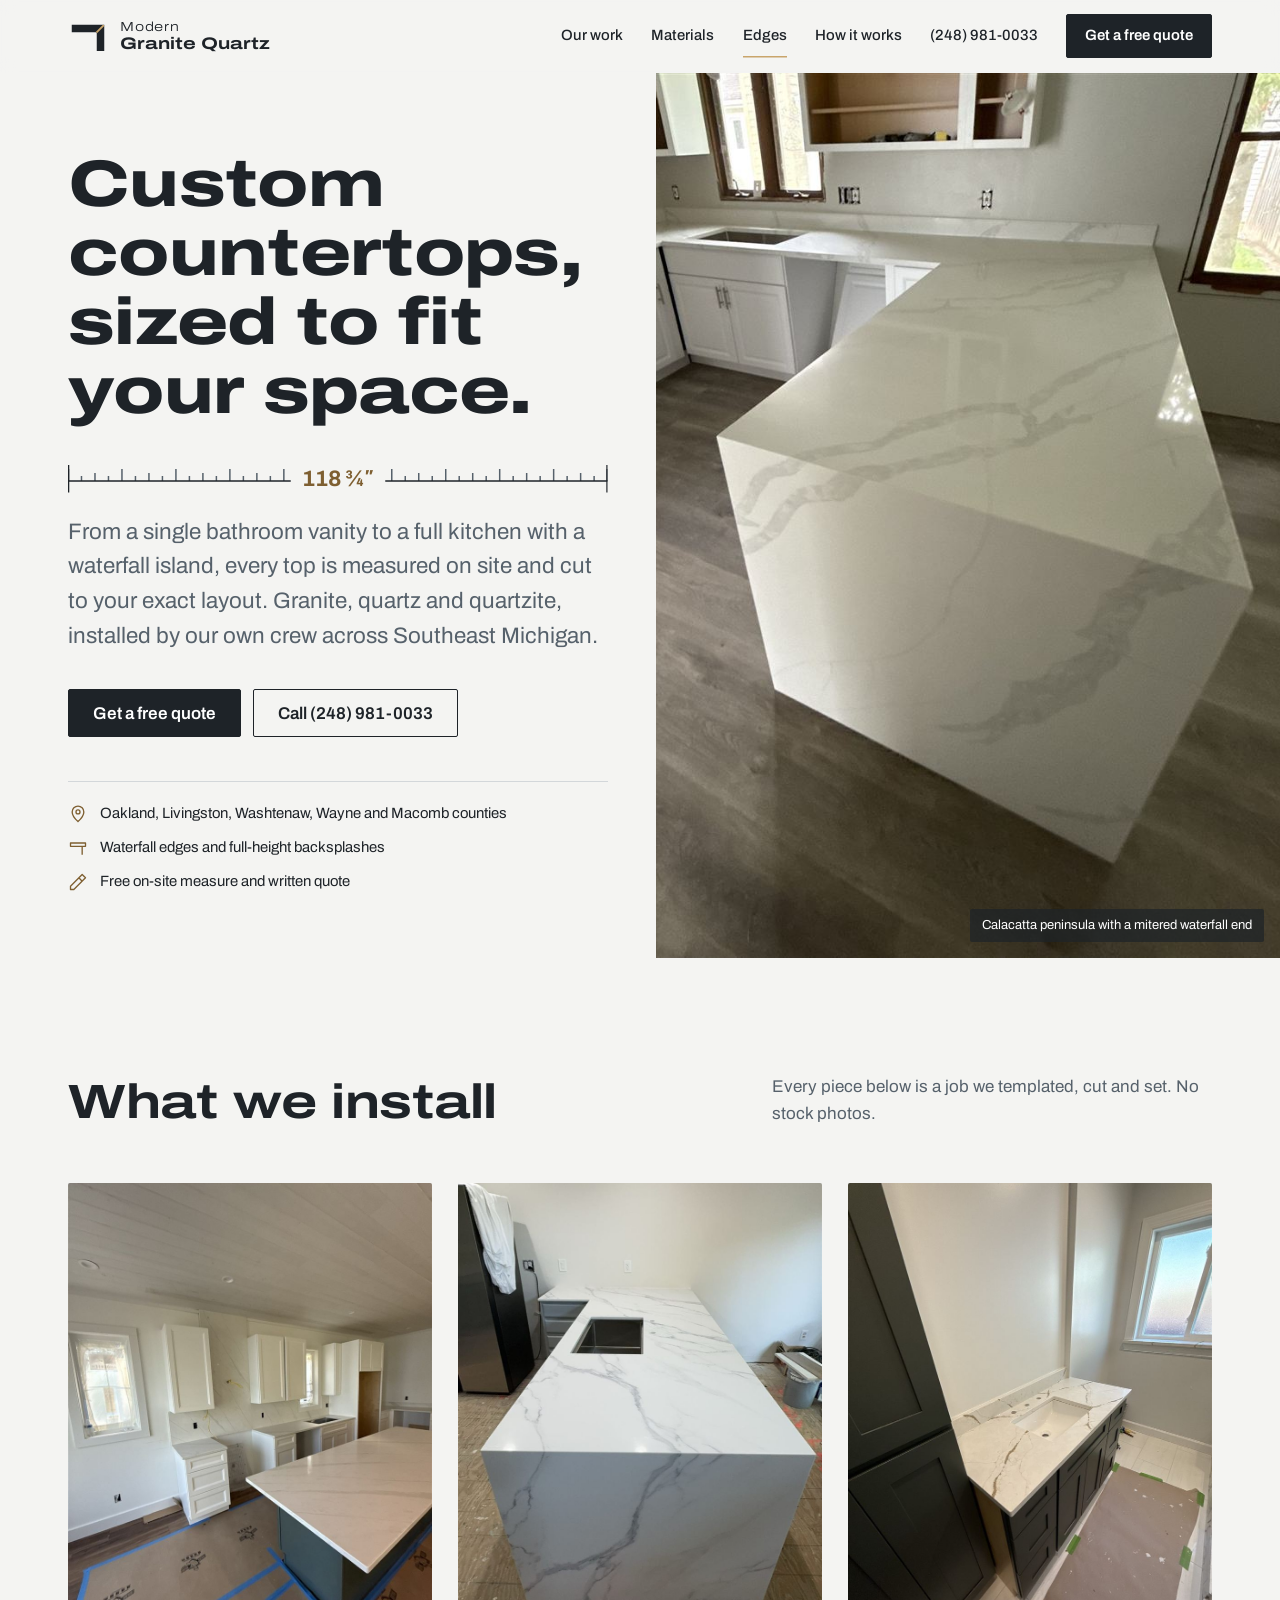
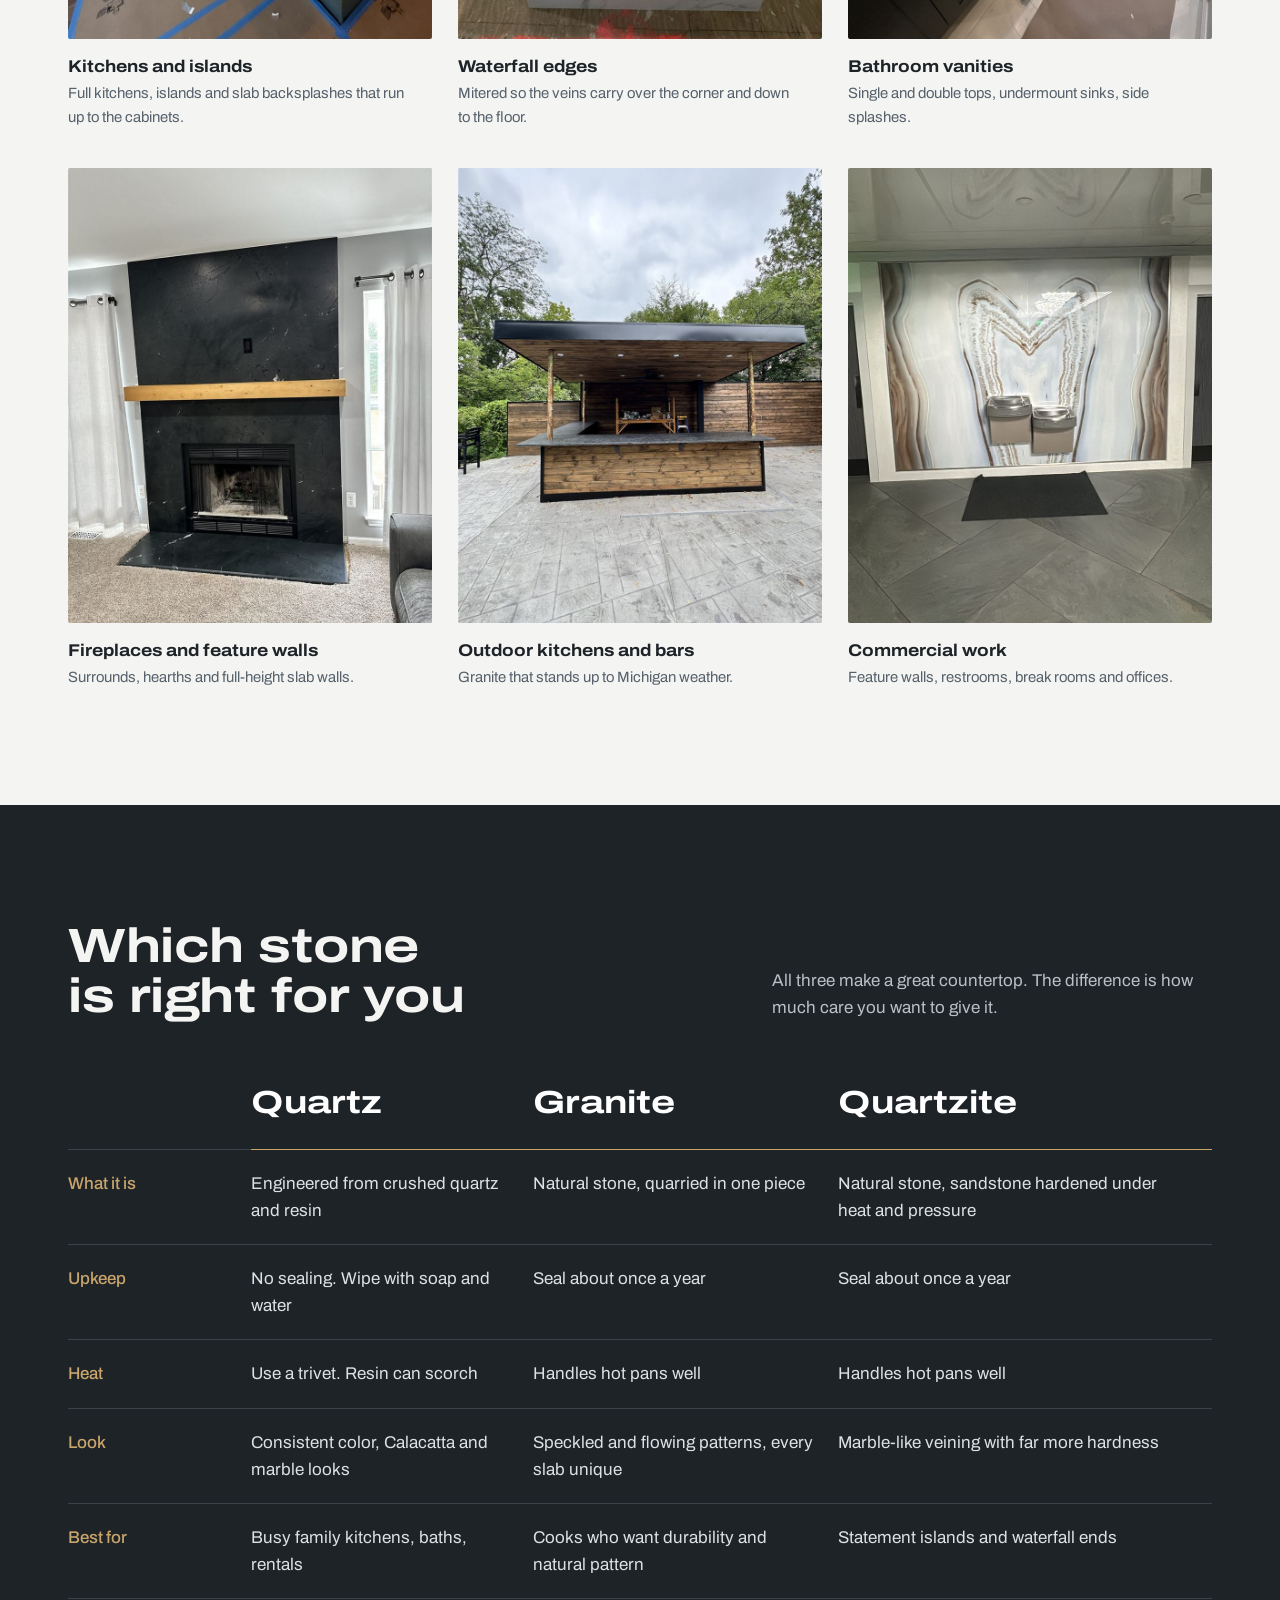
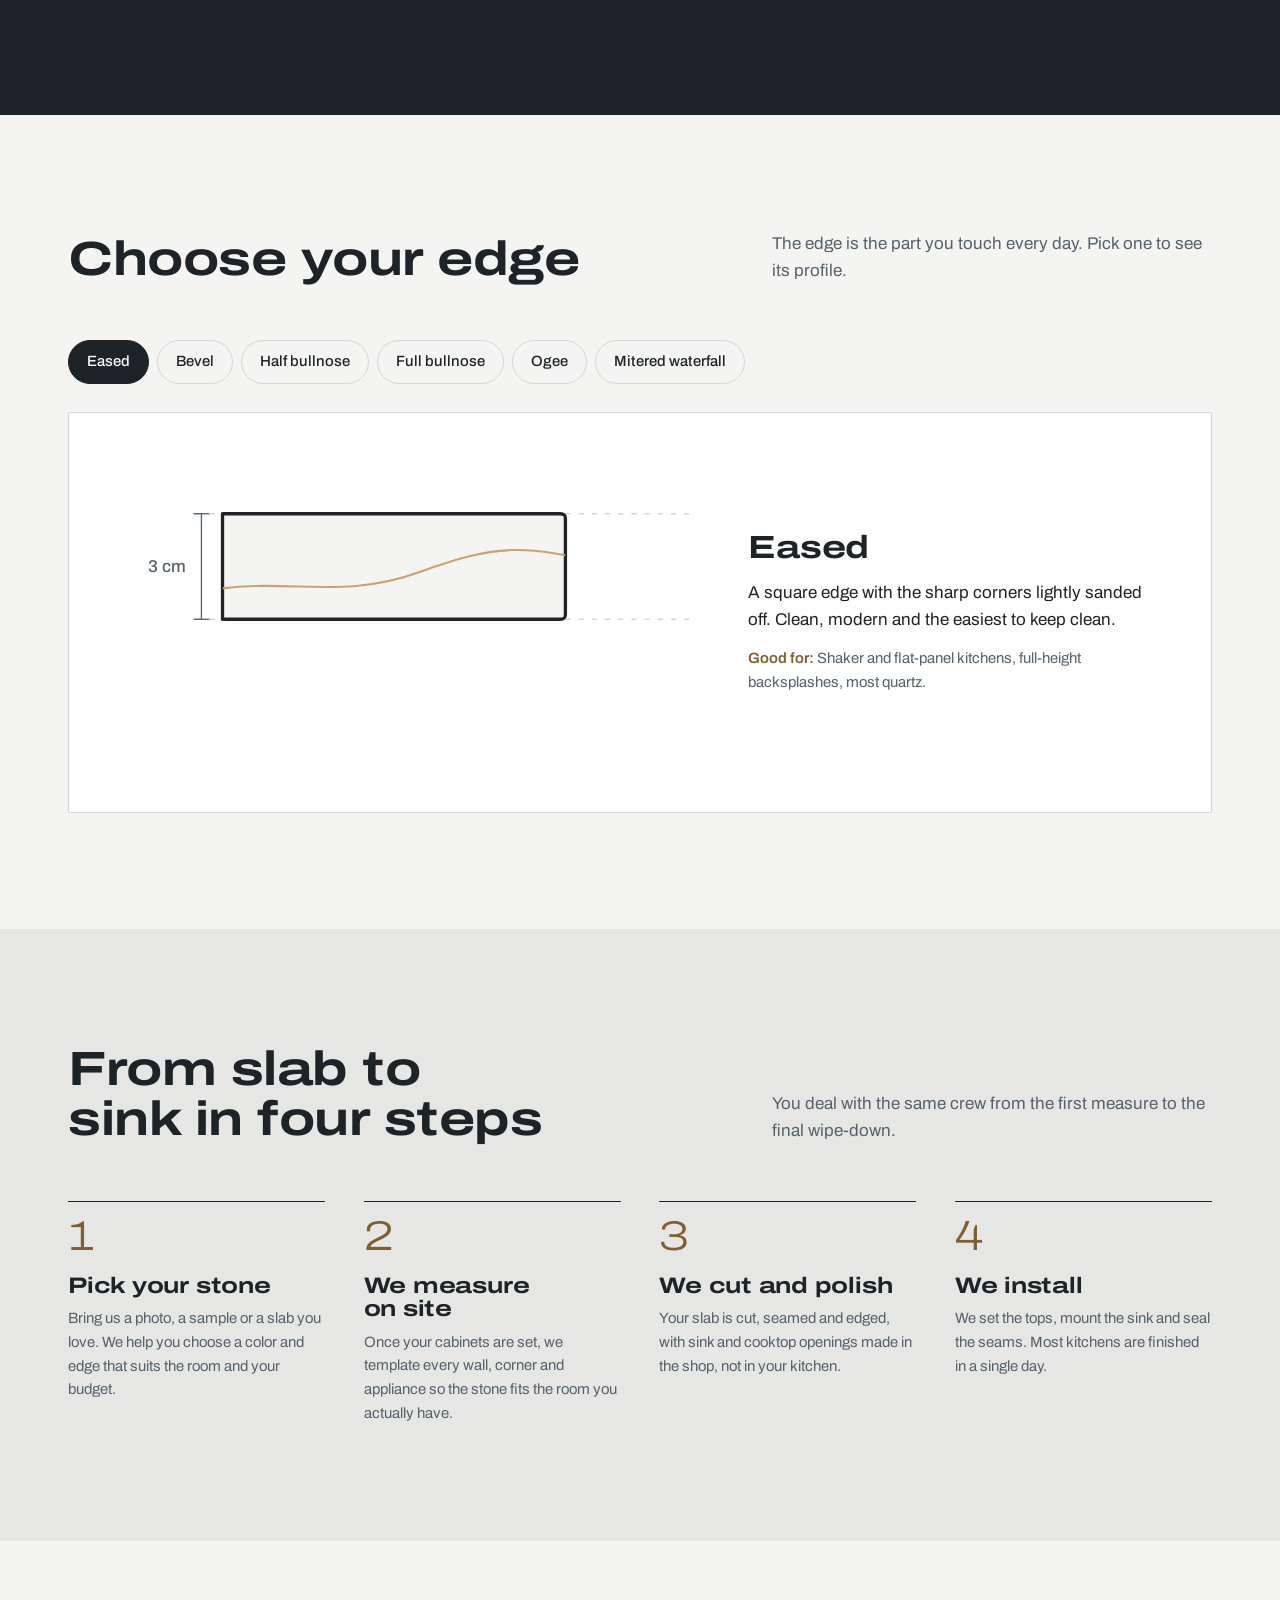
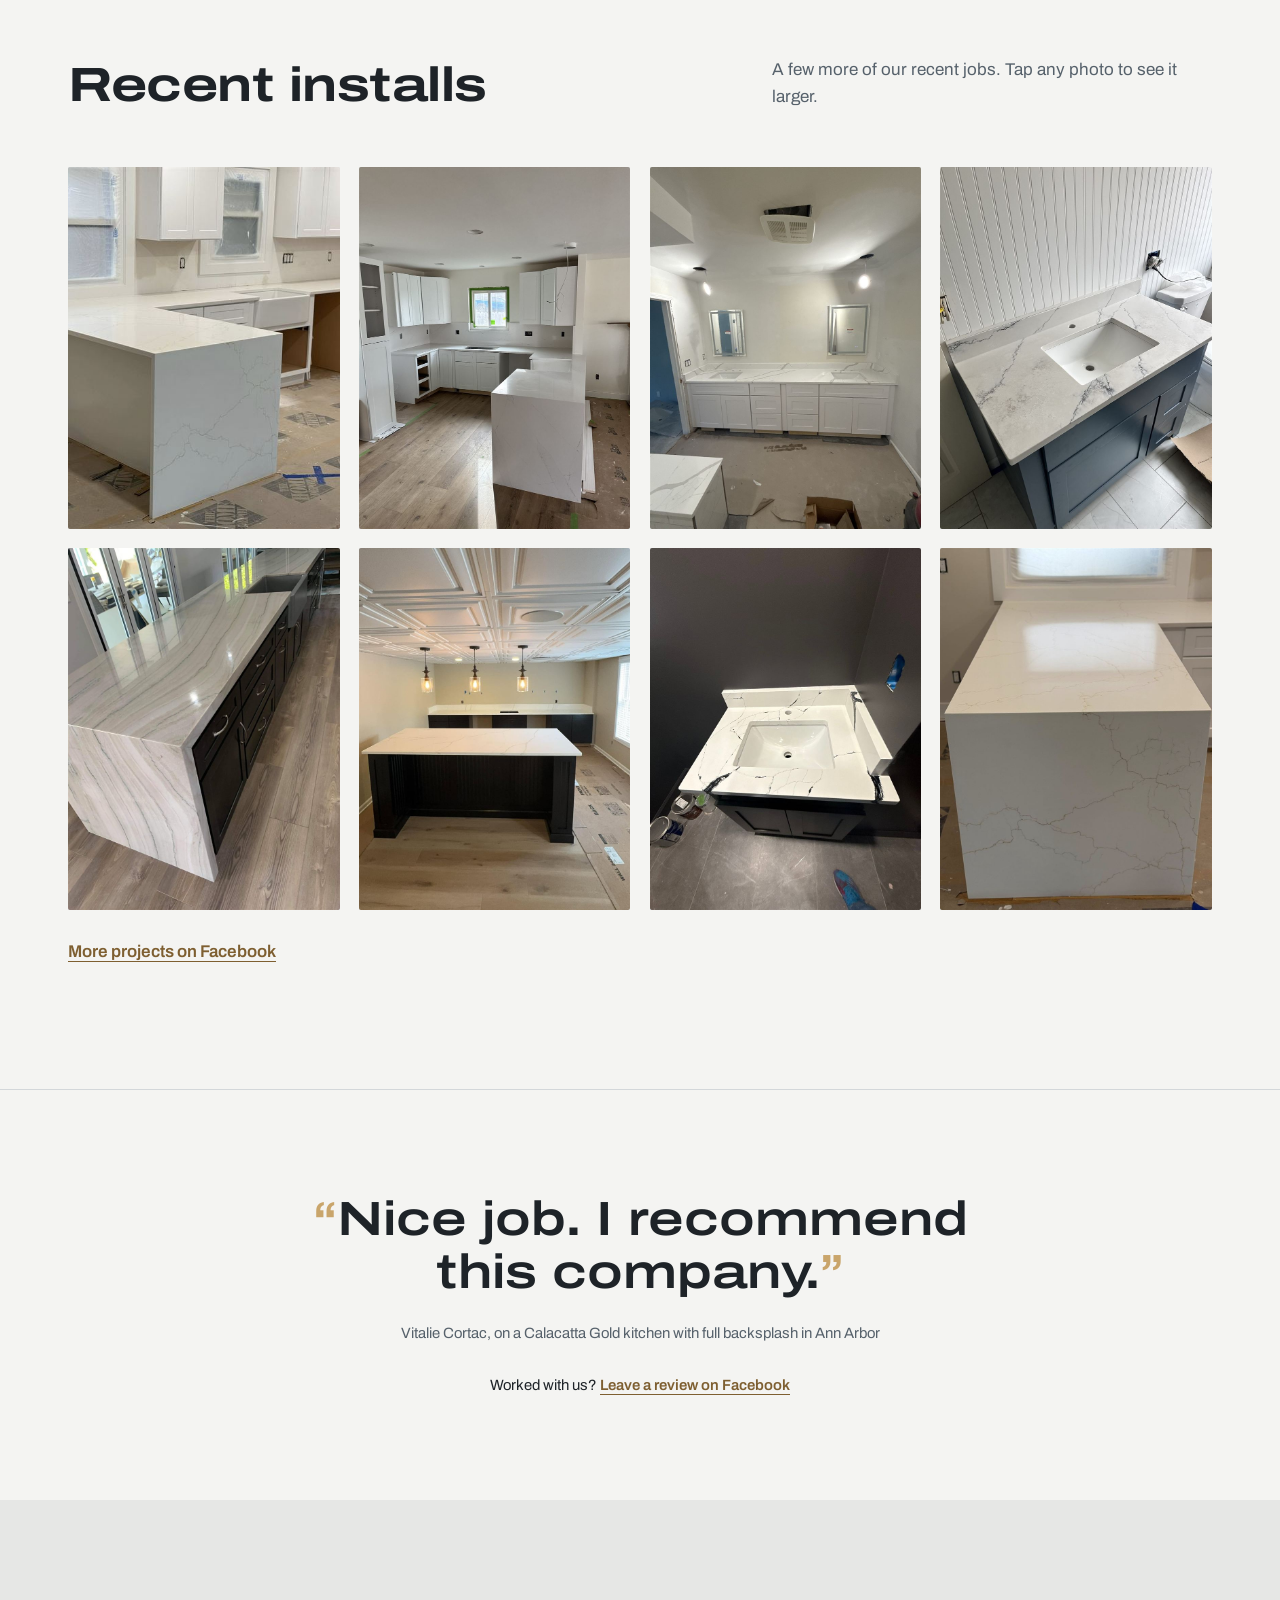
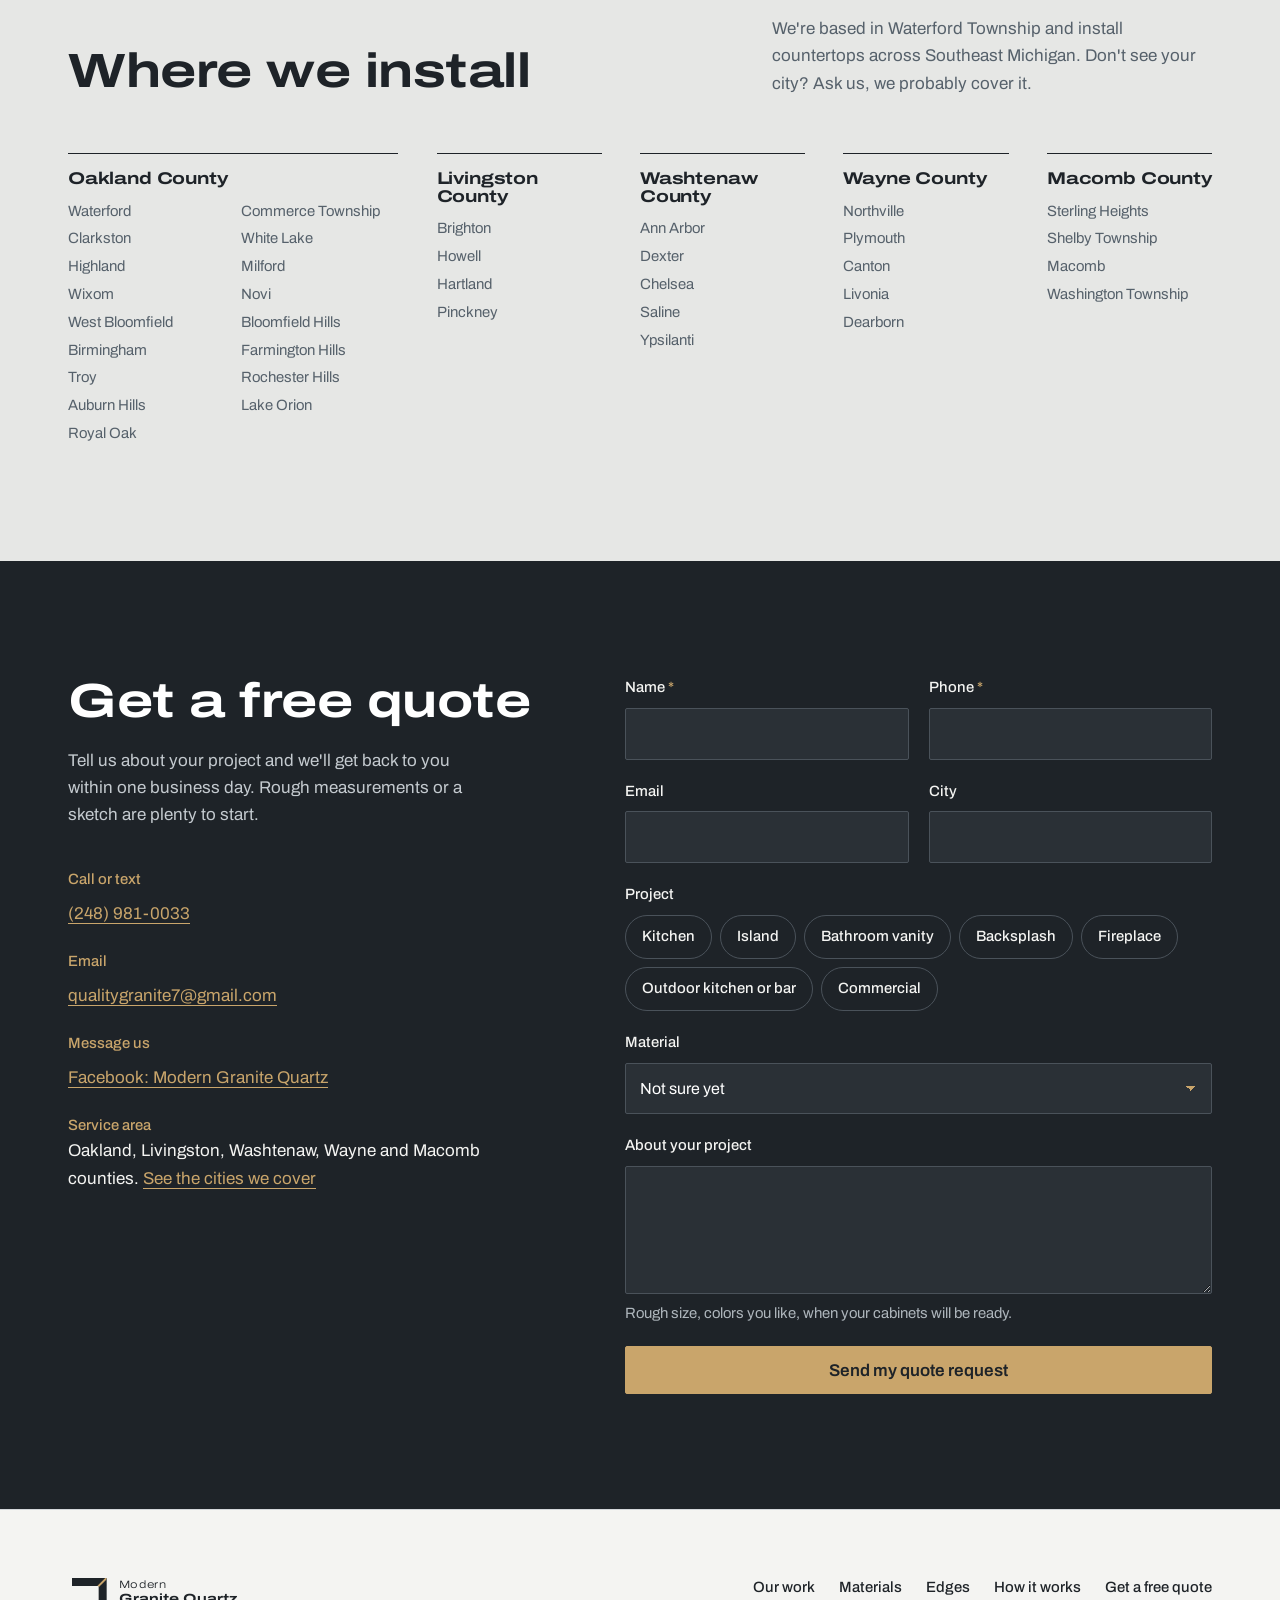
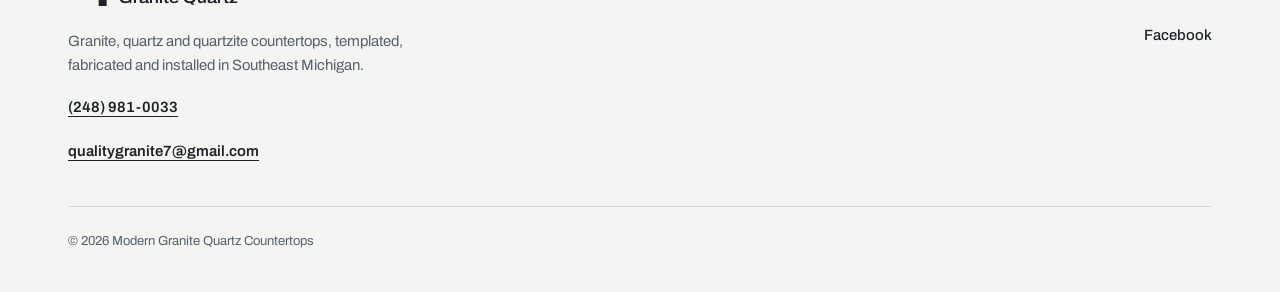
<file: index.html>
<!doctype html>
<html lang="en">
<head>
  <meta charset="utf-8">
  <meta name="viewport" content="width=device-width, initial-scale=1">
  <title>Modern Granite Quartz | Countertops in Southeast Michigan</title>
  <meta name="description" content="Granite, quartz and quartzite countertops templated, fabricated and installed across Southeast Michigan. Kitchens, waterfall islands, vanities, fireplaces, outdoor kitchens and full-height backsplashes.">
  <meta property="og:title" content="Modern Granite Quartz">
  <meta property="og:description" content="Granite, quartz and quartzite for kitchens, islands, baths, fireplaces and outdoor kitchens in Southeast Michigan.">
  <meta property="og:image" content="https://moderngranitequartz.com/assets/img/calacatta-waterfall-peninsula.jpg">
  <meta property="og:url" content="https://moderngranitequartz.com/">
  <meta property="og:type" content="website">
  <link rel="canonical" href="https://moderngranitequartz.com/">
  <link rel="icon" href="assets/logo-mark.svg" type="image/svg+xml">
  <link rel="preconnect" href="https://fonts.googleapis.com">
  <link rel="preconnect" href="https://fonts.gstatic.com" crossorigin>
  <link href="https://fonts.googleapis.com/css2?family=Archivo:wdth,wght@62..125,300..800&display=swap" rel="stylesheet">
  <link rel="stylesheet" href="styles.css">
  <script type="application/ld+json">{"@context":"https://schema.org","@type":"HomeAndConstructionBusiness","name":"Modern Granite Quartz","description":"Custom granite, quartz and quartzite countertops, measured, fabricated and installed in Southeast Michigan.","url":"https://moderngranitequartz.com/","image":"https://moderngranitequartz.com/assets/img/calacatta-waterfall-peninsula.jpg","sameAs":["https://www.facebook.com/modern.granite.quartz.2025"],"areaServed":[{"@type":"City","name":"Waterford, MI"},{"@type":"City","name":"Commerce Township, MI"},{"@type":"City","name":"Clarkston, MI"},{"@type":"City","name":"White Lake, MI"},{"@type":"City","name":"Highland, MI"},{"@type":"City","name":"Milford, MI"},{"@type":"City","name":"Wixom, MI"},{"@type":"City","name":"Novi, MI"},{"@type":"City","name":"West Bloomfield, MI"},{"@type":"City","name":"Bloomfield Hills, MI"},{"@type":"City","name":"Birmingham, MI"},{"@type":"City","name":"Farmington Hills, MI"},{"@type":"City","name":"Troy, MI"},{"@type":"City","name":"Rochester Hills, MI"},{"@type":"City","name":"Auburn Hills, MI"},{"@type":"City","name":"Lake Orion, MI"},{"@type":"City","name":"Royal Oak, MI"},{"@type":"City","name":"Brighton, MI"},{"@type":"City","name":"Howell, MI"},{"@type":"City","name":"Hartland, MI"},{"@type":"City","name":"Pinckney, MI"},{"@type":"City","name":"Ann Arbor, MI"},{"@type":"City","name":"Dexter, MI"},{"@type":"City","name":"Chelsea, MI"},{"@type":"City","name":"Saline, MI"},{"@type":"City","name":"Ypsilanti, MI"},{"@type":"City","name":"Northville, MI"},{"@type":"City","name":"Plymouth, MI"},{"@type":"City","name":"Canton, MI"},{"@type":"City","name":"Livonia, MI"},{"@type":"City","name":"Dearborn, MI"},{"@type":"City","name":"Sterling Heights, MI"},{"@type":"City","name":"Shelby Township, MI"},{"@type":"City","name":"Macomb, MI"},{"@type":"City","name":"Washington Township, MI"}],"telephone":"+1-248-981-0033","email":"qualitygranite7@gmail.com"}</script>
</head>
<body>
  <a class="skip" href="#main">Skip to content</a>

  <header class="site-header">
    <div class="wrap header-inner">
      <a class="brand" href="#top" aria-label="Modern Granite Quartz, home">
        <svg class="brand-mark" viewBox="0 0 64 64" aria-hidden="true">
          <path d="M6 14H58L46 26H6Z" fill="currentColor"/>
          <path d="M58 14V56H46V26Z" fill="currentColor"/>
          <clipPath id="mgq-miter"><path d="M6 14H58V56H46V26H6Z"/></clipPath>
    <path d="M45 27 59 13" stroke="var(--vein)" stroke-width="3" clip-path="url(#mgq-miter)"/>
        </svg>
        <span class="brand-word"><span class="brand-top">Modern</span><span class="brand-bottom">Granite Quartz</span></span>
      </a>

      <button class="nav-toggle" aria-expanded="false" aria-controls="site-nav">
        <span class="sr-only">Menu</span>
        <svg viewBox="0 0 24 24" aria-hidden="true"><path d="M3 7h18M3 12h18M3 17h18" stroke="currentColor" stroke-width="1.8" stroke-linecap="round"/></svg>
      </button>

      <nav id="site-nav" class="site-nav" aria-label="Main">
        <a href="#work">Our work</a>
        <a href="#materials">Materials</a>
        <a href="#edges">Edges</a>
        <a href="#process">How it works</a>
        <a class="nav-phone" href="tel:+12489810033">(248) 981-0033</a>
        <a class="btn btn-small" href="#quote">Get a free quote</a>
      </nav>
    </div>
  </header>

  <main id="main">
    <!-- Hero -->
    <section class="hero" id="top">
      <div class="hero-copy">
        <h1>Custom countertops, sized to fit your space.</h1>
        <!-- A template dimension line: the ruler draws out and the reading settles on an exact size -->
        <div class="hero-measure" aria-hidden="true">
          <svg class="measure-rule" viewBox="0 0 1000 40" preserveAspectRatio="none">
            <path class="measure-ticks" d="M1 28V16 M25 28V23 M50 28V20 M75 28V23 M100 28V16 M125 28V23 M150 28V20 M175 28V23 M200 28V16 M225 28V23 M250 28V20 M275 28V23 M300 28V16 M325 28V23 M350 28V20 M375 28V23 M400 28V16 M425 28V23 M450 28V20 M475 28V23 M500 28V16 M525 28V23 M550 28V20 M575 28V23 M600 28V16 M625 28V23 M650 28V20 M675 28V23 M700 28V16 M725 28V23 M750 28V20 M775 28V23 M800 28V16 M825 28V23 M850 28V20 M875 28V23 M900 28V16 M925 28V23 M950 28V20 M975 28V23 M999 28V16"/>
            <path class="measure-line" d="M0 28H1000"/>
            <path class="measure-cap" d="M1 12V40M999 12V40"/>
          </svg>
          <span class="measure-label"><span class="measure-value">118 ¾</span>″</span>
        </div>
        <p class="lede">From a single bathroom vanity to a full kitchen with a waterfall island, every top is measured on site and cut to your exact layout. Granite, quartz and quartzite, installed by our own crew across Southeast Michigan.</p>
        <div class="hero-actions">
          <a class="btn" href="#quote">Get a free quote</a>
          <a class="btn btn-ghost" href="tel:+12489810033">Call (248) 981-0033</a>
        </div>
        <ul class="hero-points">
          <li>
            <svg viewBox="0 0 24 24" aria-hidden="true"><path d="M12 21s-7-6.2-7-11.5A7 7 0 0 1 19 9.5C19 14.8 12 21 12 21Z" fill="none" stroke="currentColor" stroke-width="1.6"/><circle cx="12" cy="9.5" r="2.4" fill="none" stroke="currentColor" stroke-width="1.6"/></svg>
            Oakland, Livingston, Washtenaw, Wayne and Macomb counties
          </li>
          <li>
            <svg viewBox="0 0 24 24" aria-hidden="true"><path d="M3 6h18v4H3zM17 10v10" fill="none" stroke="currentColor" stroke-width="1.6" stroke-linejoin="round"/></svg>
            Waterfall edges and full-height backsplashes
          </li>
          <li>
            <svg viewBox="0 0 24 24" aria-hidden="true"><path d="M3 17 17 3l4 4L7 21H3z M13 7l4 4" fill="none" stroke="currentColor" stroke-width="1.6" stroke-linejoin="round"/></svg>
            Free on-site measure and written quote
          </li>
        </ul>
      </div>

      <figure class="hero-media">
        <img src="assets/img/calacatta-waterfall-peninsula.jpg" width="1526" srcset="assets/img/calacatta-waterfall-peninsula-800.jpg 800w, assets/img/calacatta-waterfall-peninsula-1200.jpg 1200w, assets/img/calacatta-waterfall-peninsula.jpg 1526w" sizes="(max-width: 860px) 100vw, min(50vw, 720px)" height="1958"
             alt="L-shaped Calacatta quartz peninsula with a mitered waterfall end, bold grey veins running across the top and down the side panel"
             fetchpriority="high">
        <figcaption>Calacatta peninsula with a mitered waterfall end</figcaption>
      </figure>

    </section>

    <!-- What we install -->
    <section class="section" id="work" aria-labelledby="work-title">
      <div class="wrap">
        <div class="section-head">
          <h2 id="work-title">What we install</h2>
          <p>Every piece below is a job we templated, cut and set. No stock photos.</p>
        </div>

        <div class="mosaic">
          <figure class="tile">
            <button class="tile-open" data-full="assets/img/kitchen-island-slab-backsplash.jpg" aria-label="Enlarge: kitchen with island">
              <img src="assets/img/kitchen-island-slab-backsplash.jpg" width="1536" srcset="assets/img/kitchen-island-slab-backsplash-800.jpg 800w, assets/img/kitchen-island-slab-backsplash-1200.jpg 1200w, assets/img/kitchen-island-slab-backsplash.jpg 1536w" sizes="(max-width: 520px) 100vw, (max-width: 960px) 50vw, 400px" height="2048" loading="lazy" style="object-position: 50% 42%" alt="White kitchen with a quartz island over dark green cabinets and a full-height slab backsplash with diagonal veining">
            </button>
            <figcaption><strong>Kitchens and islands</strong> Full kitchens, islands and slab backsplashes that run up to the cabinets.</figcaption>
          </figure>
          <figure class="tile">
            <button class="tile-open" data-full="assets/img/calacatta-waterfall-island-sink.jpg" aria-label="Enlarge: waterfall island">
              <img src="assets/img/calacatta-waterfall-island-sink.jpg" width="1152" srcset="assets/img/calacatta-waterfall-island-sink-800.jpg 800w, assets/img/calacatta-waterfall-island-sink.jpg 1152w" sizes="(max-width: 520px) 100vw, (max-width: 960px) 50vw, 400px" height="2048" loading="lazy" style="object-position: 50% 62%" alt="Calacatta-look island with a mitered waterfall end and an undermount sink, bold grey veins running over the corner and down the side">
            </button>
            <figcaption><strong>Waterfall edges</strong> Mitered so the veins carry over the corner and down to the floor.</figcaption>
          </figure>
          <figure class="tile">
            <button class="tile-open" data-full="assets/img/gold-vein-vanity.jpg" aria-label="Enlarge: bathroom vanity">
              <img src="assets/img/gold-vein-vanity.jpg" width="1536" srcset="assets/img/gold-vein-vanity-800.jpg 800w, assets/img/gold-vein-vanity-1200.jpg 1200w, assets/img/gold-vein-vanity.jpg 1536w" sizes="(max-width: 520px) 100vw, (max-width: 960px) 50vw, 400px" height="2048" loading="lazy" style="object-position: 70% 50%" alt="White quartz vanity top with gold veining and an undermount sink on a dark green shaker vanity">
            </button>
            <figcaption><strong>Bathroom vanities</strong> Single and double tops, undermount sinks, side splashes.</figcaption>
          </figure>
          <figure class="tile">
            <button class="tile-open" data-full="assets/img/black-marble-fireplace.jpg" aria-label="Enlarge: fireplace surround">
              <img src="assets/img/black-marble-fireplace.jpg" width="1536" srcset="assets/img/black-marble-fireplace-800.jpg 800w, assets/img/black-marble-fireplace-1200.jpg 1200w, assets/img/black-marble-fireplace.jpg 1536w" sizes="(max-width: 520px) 100vw, (max-width: 960px) 50vw, 400px" height="2048" loading="lazy" style="object-position: 50% 45%" alt="Floor-to-ceiling black stone fireplace surround with white veining, a matching hearth and a natural wood mantel">
            </button>
            <figcaption><strong>Fireplaces and feature walls</strong> Surrounds, hearths and full-height slab walls.</figcaption>
          </figure>
          <figure class="tile">
            <button class="tile-open" data-full="assets/img/outdoor-bar-granite.jpg" aria-label="Enlarge: outdoor bar">
              <img src="assets/img/outdoor-bar-granite.jpg" width="1536" srcset="assets/img/outdoor-bar-granite-800.jpg 800w, assets/img/outdoor-bar-granite-1200.jpg 1200w, assets/img/outdoor-bar-granite.jpg 1536w" sizes="(max-width: 520px) 100vw, (max-width: 960px) 50vw, 400px" height="2048" loading="lazy" style="object-position: 50% 62%" alt="Outdoor L-shaped bar with a dark granite top under a covered cedar pavilion">
            </button>
            <figcaption><strong>Outdoor kitchens and bars</strong> Granite that stands up to Michigan weather.</figcaption>
          </figure>
          <figure class="tile">
            <button class="tile-open" data-full="assets/img/onyx-feature-wall.jpg" aria-label="Enlarge: commercial feature wall">
              <img src="assets/img/onyx-feature-wall.jpg" width="1152" srcset="assets/img/onyx-feature-wall-800.jpg 800w, assets/img/onyx-feature-wall.jpg 1152w" sizes="(max-width: 520px) 100vw, (max-width: 960px) 50vw, 400px" height="2048" loading="lazy" style="object-position: 50% 58%" alt="Bookmatched onyx-look slab wall with drinking fountains in a commercial hallway">
            </button>
            <figcaption><strong>Commercial work</strong> Feature walls, restrooms, break rooms and offices.</figcaption>
          </figure>
        </div>
      </div>
    </section>

    <!-- Materials -->
    <section class="section section-dark" id="materials" aria-labelledby="materials-title">
      <div class="wrap">
        <div class="section-head">
          <h2 id="materials-title">Which stone is right for you</h2>
          <p>All three make a great countertop. The difference is how much care you want to give it.</p>
        </div>

        <div class="table-scroll">
          <table class="compare">
            <caption class="sr-only">Comparison of quartz, granite and quartzite countertops</caption>
            <thead>
              <tr>
                <td></td>
                <th scope="col">Quartz</th>
                <th scope="col">Granite</th>
                <th scope="col">Quartzite</th>
              </tr>
            </thead>
            <tbody>
              <tr>
                <th scope="row">What it is</th>
                <td data-label="Quartz">Engineered from crushed quartz and resin</td>
                <td data-label="Granite">Natural stone, quarried in one piece</td>
                <td data-label="Quartzite">Natural stone, sandstone hardened under heat and pressure</td>
              </tr>
              <tr>
                <th scope="row">Upkeep</th>
                <td data-label="Quartz">No sealing. Wipe with soap and water</td>
                <td data-label="Granite">Seal about once a year</td>
                <td data-label="Quartzite">Seal about once a year</td>
              </tr>
              <tr>
                <th scope="row">Heat</th>
                <td data-label="Quartz">Use a trivet. Resin can scorch</td>
                <td data-label="Granite">Handles hot pans well</td>
                <td data-label="Quartzite">Handles hot pans well</td>
              </tr>
              <tr>
                <th scope="row">Look</th>
                <td data-label="Quartz">Consistent color, Calacatta and marble looks</td>
                <td data-label="Granite">Speckled and flowing patterns, every slab unique</td>
                <td data-label="Quartzite">Marble-like veining with far more hardness</td>
              </tr>
              <tr>
                <th scope="row">Best for</th>
                <td data-label="Quartz">Busy family kitchens, baths, rentals</td>
                <td data-label="Granite">Cooks who want durability and natural pattern</td>
                <td data-label="Quartzite">Statement islands and waterfall ends</td>
              </tr>
            </tbody>
          </table>
        </div>
      </div>
    </section>

    <!-- Edge profiles -->
    <section class="section" id="edges" aria-labelledby="edges-title">
      <div class="wrap edges">
        <div class="section-head">
          <h2 id="edges-title">Choose your edge</h2>
          <p>The edge is the part you touch every day. Pick one to see its profile.</p>
        </div>

        <div class="edge-picker">
          <div class="edge-tabs" role="tablist" aria-label="Edge profiles">
            <button role="tab" id="tab-eased" aria-controls="edge-panel" aria-selected="true" data-edge="eased">Eased</button>
            <button role="tab" id="tab-bevel" aria-controls="edge-panel" aria-selected="false" tabindex="-1" data-edge="bevel">Bevel</button>
            <button role="tab" id="tab-half" aria-controls="edge-panel" aria-selected="false" tabindex="-1" data-edge="half">Half bullnose</button>
            <button role="tab" id="tab-full" aria-controls="edge-panel" aria-selected="false" tabindex="-1" data-edge="full">Full bullnose</button>
            <button role="tab" id="tab-ogee" aria-controls="edge-panel" aria-selected="false" tabindex="-1" data-edge="ogee">Ogee</button>
            <button role="tab" id="tab-miter" aria-controls="edge-panel" aria-selected="false" tabindex="-1" data-edge="miter">Mitered waterfall</button>
          </div>

          <div class="edge-panel" id="edge-panel" role="tabpanel" aria-labelledby="tab-eased" tabindex="0">
            <svg class="edge-svg" viewBox="-40 20 440 230" aria-hidden="true">
              <line class="edge-guide" x1="20" y1="60" x2="400" y2="60"/>
              <line class="edge-guide" x1="20" y1="140" x2="400" y2="140"/>
              <defs><clipPath id="edge-clip"><path class="edge-clip-shape" d=""/></clipPath></defs>
              <path class="edge-shape" d=""/>
              <path class="edge-vein" clip-path="url(#edge-clip)" d="M30 118 C 90 108, 130 126, 190 104 S 270 84, 330 98 S 352 150, 346 190 S 350 220, 356 240"/>
              <path class="edge-miter" d=""/>
              <g class="edge-dim">
                <line x1="24" y1="60" x2="24" y2="140"/><line x1="18" y1="60" x2="30" y2="60"/><line x1="18" y1="140" x2="30" y2="140"/>
                <text x="12" y="104" text-anchor="end">3 cm</text>
              </g>
            </svg>
            <div class="edge-text">
              <h3 class="edge-name">Eased</h3>
              <p class="edge-desc"></p>
              <p class="edge-fit"></p>
            </div>
          </div>
        </div>
      </div>
    </section>

    <!-- Process -->
    <section class="section section-stone" id="process" aria-labelledby="process-title">
      <div class="wrap">
        <div class="section-head">
          <h2 id="process-title">From slab to sink in four steps</h2>
          <p>You deal with the same crew from the first measure to the final wipe-down.</p>
        </div>
        <ol class="steps">
          <li>
            <h3>Pick your stone</h3>
            <p>Bring us a photo, a sample or a slab you love. We help you choose a color and edge that suits the room and your budget.</p>
          </li>
          <li>
            <h3>We measure on site</h3>
            <p>Once your cabinets are set, we template every wall, corner and appliance so the stone fits the room you actually have.</p>
          </li>
          <li>
            <h3>We cut and polish</h3>
            <p>Your slab is cut, seamed and edged, with sink and cooktop openings made in the shop, not in your kitchen.</p>
          </li>
          <li>
            <h3>We install</h3>
            <p>We set the tops, mount the sink and seal the seams. Most kitchens are finished in a single day.</p>
          </li>
        </ol>
      </div>
    </section>

    <!-- Gallery -->
    <section class="section" id="gallery" aria-labelledby="gallery-title">
      <div class="wrap">
        <div class="section-head">
          <h2 id="gallery-title">Recent installs</h2>
          <p>A few more of our recent jobs. Tap any photo to see it larger.</p>
        </div>
        <ul class="gallery">
          <li><button class="tile-open" data-full="assets/img/l-shaped-waterfall-kitchen.jpg" aria-label="Enlarge: L-shaped waterfall kitchen"><img src="assets/img/l-shaped-waterfall-kitchen.jpg" width="2048" srcset="assets/img/l-shaped-waterfall-kitchen-800.jpg 800w, assets/img/l-shaped-waterfall-kitchen-1200.jpg 1200w, assets/img/l-shaped-waterfall-kitchen.jpg 2048w" sizes="(max-width: 760px) 50vw, 300px" height="1536" loading="lazy" style="object-position: 45% 60%" alt="L-shaped white quartz peninsula with a waterfall end in a new-build kitchen with white shaker cabinets and a farmhouse sink"></button></li>
          <li><button class="tile-open" data-full="assets/img/white-kitchen-waterfall-peninsula.jpg" aria-label="Enlarge: white kitchen"><img src="assets/img/white-kitchen-waterfall-peninsula.jpg" width="1536" srcset="assets/img/white-kitchen-waterfall-peninsula-800.jpg 800w, assets/img/white-kitchen-waterfall-peninsula-1200.jpg 1200w, assets/img/white-kitchen-waterfall-peninsula.jpg 1536w" sizes="(max-width: 760px) 50vw, 300px" height="2048" loading="lazy" style="object-position: 50% 60%" alt="White shaker kitchen with quartz counters, a waterfall peninsula and a full-height quartz backsplash"></button></li>
          <li><button class="tile-open" data-full="assets/img/white-double-vanity.jpg" aria-label="Enlarge: double vanity"><img src="assets/img/white-double-vanity.jpg" width="1536" srcset="assets/img/white-double-vanity-800.jpg 800w, assets/img/white-double-vanity-1200.jpg 1200w, assets/img/white-double-vanity.jpg 1536w" sizes="(max-width: 760px) 50vw, 300px" height="2048" loading="lazy" style="object-position: 50% 55%" alt="Long white quartz double vanity with two undermount sinks and a matching backsplash"></button></li>
          <li><button class="tile-open" data-full="assets/img/blue-vanity-quartz-top.jpg" aria-label="Enlarge: blue vanity"><img src="assets/img/blue-vanity-quartz-top.jpg" width="1536" srcset="assets/img/blue-vanity-quartz-top-800.jpg 800w, assets/img/blue-vanity-quartz-top-1200.jpg 1200w, assets/img/blue-vanity-quartz-top.jpg 1536w" sizes="(max-width: 760px) 50vw, 300px" height="2048" loading="lazy" style="object-position: 50% 50%" alt="Marble-look quartz vanity top with a backsplash and undermount sink on a navy shaker vanity"></button></li>
          <li><button class="tile-open" data-full="assets/img/quartzite-waterfall-island.jpg" aria-label="Enlarge: quartzite island"><img src="assets/img/quartzite-waterfall-island.jpg" width="1536" srcset="assets/img/quartzite-waterfall-island-800.jpg 800w, assets/img/quartzite-waterfall-island-1200.jpg 1200w, assets/img/quartzite-waterfall-island.jpg 1536w" sizes="(max-width: 760px) 50vw, 300px" height="2048" loading="lazy" style="object-position: 40% 60%" alt="Quartzite waterfall island with long grey veins over dark shaker cabinets"></button></li>
          <li><button class="tile-open" data-full="assets/img/black-island-bar.jpg" aria-label="Enlarge: island and back bar"><img src="assets/img/black-island-bar.jpg" width="1152" srcset="assets/img/black-island-bar-800.jpg 800w, assets/img/black-island-bar.jpg 1152w" sizes="(max-width: 760px) 50vw, 300px" height="2048" loading="lazy" style="object-position: 50% 70%" alt="Calacatta quartz island on a black beadboard base under glass pendants, with a matching back bar"></button></li>
          <li><button class="tile-open" data-full="assets/img/panda-vanity.jpg" aria-label="Enlarge: powder room vanity"><img src="assets/img/panda-vanity.jpg" width="1536" srcset="assets/img/panda-vanity-800.jpg 800w, assets/img/panda-vanity-1200.jpg 1200w, assets/img/panda-vanity.jpg 1536w" sizes="(max-width: 760px) 50vw, 300px" height="2048" loading="lazy" style="object-position: 50% 55%" alt="White quartz vanity top with bold black veining in a charcoal powder room"></button></li>
          <li><button class="tile-open" data-full="assets/img/calacatta-waterfall-detail.jpg" aria-label="Enlarge: waterfall detail"><img src="assets/img/calacatta-waterfall-detail.jpg" width="1536" srcset="assets/img/calacatta-waterfall-detail-800.jpg 800w, assets/img/calacatta-waterfall-detail-1200.jpg 1200w, assets/img/calacatta-waterfall-detail.jpg 1536w" sizes="(max-width: 760px) 50vw, 300px" height="2048" loading="lazy" style="object-position: 50% 55%" alt="Close view of a white quartz waterfall edge with thin gold veins continuing from the top onto the side"></button></li>
        </ul>
        <p class="gallery-more"><a href="https://www.facebook.com/modern.granite.quartz.2025" rel="noopener" target="_blank">More projects on Facebook</a></p>
      </div>
    </section>

    <!-- Review -->
    <section class="section review" id="reviews" aria-labelledby="reviews-title">
      <div class="wrap review-inner">
        <h2 id="reviews-title" class="sr-only">What customers say</h2>
        <figure>
          <blockquote>
            <p>Nice job. I recommend this company.</p>
          </blockquote>
          <figcaption>Vitalie Cortac, on a Calacatta Gold kitchen with full backsplash in Ann Arbor</figcaption>
        </figure>
        <p class="review-link">Worked with us? <a href="https://www.facebook.com/modern.granite.quartz.2025" rel="noopener" target="_blank">Leave a review on Facebook</a></p>
      </div>
    </section>

    <!-- Service area -->
    <section class="section section-stone" id="area" aria-labelledby="area-title">
      <div class="wrap">
        <div class="section-head">
          <h2 id="area-title">Where we install</h2>
          <p>We're based in Waterford Township and install countertops across Southeast Michigan. Don't see your city? Ask us, we probably cover it.</p>
        </div>
        <div class="area-grid">
          <div class="area-county">
            <h3>Oakland County</h3>
            <ul><li>Waterford</li><li>Commerce Township</li><li>Clarkston</li><li>White Lake</li><li>Highland</li><li>Milford</li><li>Wixom</li><li>Novi</li><li>West Bloomfield</li><li>Bloomfield Hills</li><li>Birmingham</li><li>Farmington Hills</li><li>Troy</li><li>Rochester Hills</li><li>Auburn Hills</li><li>Lake Orion</li><li>Royal Oak</li></ul>
          </div>
          <div class="area-county">
            <h3>Livingston County</h3>
            <ul><li>Brighton</li><li>Howell</li><li>Hartland</li><li>Pinckney</li></ul>
          </div>
          <div class="area-county">
            <h3>Washtenaw County</h3>
            <ul><li>Ann Arbor</li><li>Dexter</li><li>Chelsea</li><li>Saline</li><li>Ypsilanti</li></ul>
          </div>
          <div class="area-county">
            <h3>Wayne County</h3>
            <ul><li>Northville</li><li>Plymouth</li><li>Canton</li><li>Livonia</li><li>Dearborn</li></ul>
          </div>
          <div class="area-county">
            <h3>Macomb County</h3>
            <ul><li>Sterling Heights</li><li>Shelby Township</li><li>Macomb</li><li>Washington Township</li></ul>
          </div>
        </div>
      </div>
    </section>

    <!-- Quote -->
    <section class="section section-dark quote" id="quote" aria-labelledby="quote-title">
      <div class="wrap quote-grid">
        <div class="quote-intro">
          <h2 id="quote-title">Get a free quote</h2>
          <p>Tell us about your project and we'll get back to you within one business day. Rough measurements or a sketch are plenty to start.</p>
          <dl class="contact-list">
            <div>
              <dt>Call or text</dt>
              <dd><a href="tel:+12489810033">(248) 981-0033</a></dd>
            </div>
            <div>
              <dt>Email</dt>
              <dd><a href="mailto:qualitygranite7@gmail.com">qualitygranite7@gmail.com</a></dd>
            </div>
            <div>
              <dt>Message us</dt>
              <dd><a href="https://www.facebook.com/modern.granite.quartz.2025" rel="noopener" target="_blank">Facebook: Modern Granite Quartz</a></dd>
            </div>
            <div>
              <dt>Service area</dt>
              <dd>Oakland, Livingston, Washtenaw, Wayne and Macomb counties. <a href="#area">See the cities we cover</a></dd>
            </div>
          </dl>
        </div>

        <form class="quote-form" id="quote-form" novalidate>
          <!-- Spam traps: bots fill the hidden field and submit instantly; people do neither. -->
          <div class="trap" aria-hidden="true">
            <label for="company">Company (leave blank)</label>
            <input id="company" name="company" type="text" tabindex="-1" autocomplete="off">
          </div>
          <input type="hidden" name="t" id="form-started">
          <div class="error-summary" id="error-summary" tabindex="-1" hidden>
            <h3>Check these fields</h3>
            <ul></ul>
          </div>

          <div class="field-row">
            <div class="field">
              <label for="name">Name <span aria-hidden="true">*</span></label>
              <input id="name" name="name" type="text" autocomplete="name" required aria-describedby="name-err">
              <p class="field-error" id="name-err"></p>
            </div>
            <div class="field">
              <label for="phone">Phone <span aria-hidden="true">*</span></label>
              <input id="phone" name="phone" type="tel" autocomplete="tel" required aria-describedby="phone-err">
              <p class="field-error" id="phone-err"></p>
            </div>
          </div>

          <div class="field-row">
            <div class="field">
              <label for="email">Email</label>
              <input id="email" name="email" type="email" autocomplete="email" aria-describedby="email-err">
              <p class="field-error" id="email-err"></p>
            </div>
            <div class="field">
              <label for="city">City</label>
              <input id="city" name="city" type="text" autocomplete="address-level2">
            </div>
          </div>

          <fieldset class="field">
            <legend>Project</legend>
            <div class="chips">
              <label><input type="checkbox" name="project" value="Kitchen"> <span>Kitchen</span></label>
              <label><input type="checkbox" name="project" value="Island"> <span>Island</span></label>
              <label><input type="checkbox" name="project" value="Bathroom vanity"> <span>Bathroom vanity</span></label>
              <label><input type="checkbox" name="project" value="Backsplash"> <span>Backsplash</span></label>
              <label><input type="checkbox" name="project" value="Fireplace"> <span>Fireplace</span></label>
              <label><input type="checkbox" name="project" value="Outdoor kitchen or bar"> <span>Outdoor kitchen or bar</span></label>
              <label><input type="checkbox" name="project" value="Commercial"> <span>Commercial</span></label>
            </div>
          </fieldset>

          <div class="field">
            <label for="material">Material</label>
            <select id="material" name="material">
              <option value="">Not sure yet</option>
              <option>Quartz</option>
              <option>Granite</option>
              <option>Quartzite</option>
            </select>
          </div>

          <div class="field">
            <label for="details">About your project</label>
            <textarea id="details" name="details" rows="4" aria-describedby="details-help"></textarea>
            <p class="field-help" id="details-help">Rough size, colors you like, when your cabinets will be ready.</p>
          </div>

          <button class="btn btn-light" type="submit">Send my quote request</button>
          <p class="form-status" role="status" aria-live="polite"></p>
        </form>
      </div>
    </section>
  </main>

  <footer class="site-footer">
    <div class="wrap footer-inner">
      <div class="footer-brand">
        <img src="assets/logo.svg" width="220" height="48" alt="Modern Granite Quartz">
        <p>Granite, quartz and quartzite countertops, templated, fabricated and installed in Southeast Michigan.</p>
        <p class="footer-contact"><a href="tel:+12489810033">(248) 981-0033</a><a href="mailto:qualitygranite7@gmail.com">qualitygranite7@gmail.com</a></p>
      </div>
      <nav class="footer-nav" aria-label="Footer">
        <a href="#work">Our work</a>
        <a href="#materials">Materials</a>
        <a href="#edges">Edges</a>
        <a href="#process">How it works</a>
        <a href="#quote">Get a free quote</a>
        <a href="https://www.facebook.com/modern.granite.quartz.2025" rel="noopener" target="_blank">Facebook</a>
      </nav>
      <p class="footer-legal">&copy; <span id="year">2026</span> Modern Granite Quartz Countertops</p>
    </div>
  </footer>

  <!-- Phones only: call and quote stay within thumb reach while scrolling -->
  <nav class="mobile-cta" aria-label="Quick contact">
    <a class="mobile-cta-call" href="tel:+12489810033">
      <svg viewBox="0 0 24 24" aria-hidden="true"><path d="M6.6 3h2.6l1.5 4.2-2 1.4a12 12 0 0 0 6.7 6.7l1.4-2L21 14.8v2.6A2.6 2.6 0 0 1 18.4 20 15.4 15.4 0 0 1 4 5.6 2.6 2.6 0 0 1 6.6 3Z" fill="none" stroke="currentColor" stroke-width="1.7" stroke-linejoin="round"/></svg>
      Call
    </a>
    <a class="mobile-cta-quote" href="#quote">Get a free quote</a>
  </nav>

  <dialog class="lightbox" id="lightbox" aria-label="Enlarged photo">
    <form method="dialog"><button class="lightbox-close" aria-label="Close photo">
      <svg viewBox="0 0 24 24" aria-hidden="true"><path d="M6 6l12 12M18 6 6 18" stroke="currentColor" stroke-width="2" stroke-linecap="round"/></svg>
    </button></form>
    <img alt="">
  </dialog>

  <script src="script.js" defer></script>
</body>
</html>
</file>
<file: styles.css>
/* Modern Granite Quartz
   Palette pulled from their own slabs: Calacatta white, graphite cabinets, gold veining. */
:root {
  --slab: #F4F4F2;        /* Calacatta white, page background */
  --slab-deep: #E6E7E5;   /* honed stone, alternate band */
  --graphite: #1E2328;    /* ink and dark bands */
  --graphite-2: #2A3036;
  --slate: #56616B;       /* secondary text, 5.6:1 on slab */
  --mist: #D3D7DA;        /* rules and borders */
  --vein: #C9A56B;        /* gold vein, decorative and on dark */
  --vein-ink: #7E5F31;    /* gold that passes 4.5:1 on slab, for text */
  --white: #FFFFFF;
  --error: #A8322A;

  --wide: 125;
  --font: "Archivo", "Helvetica Neue", Arial, sans-serif;

  --step--1: clamp(0.875rem, 0.85rem + 0.1vw, 0.9375rem);
  --step-0: clamp(1rem, 0.97rem + 0.15vw, 1.0625rem);
  --step-1: clamp(1.2rem, 1.1rem + 0.4vw, 1.4rem);
  --step-2: clamp(1.5rem, 1.3rem + 0.9vw, 2rem);
  --step-3: clamp(2rem, 1.6rem + 1.8vw, 3rem);
  --step-4: clamp(2.4rem, 1.4rem + 3.4vw, 4.4rem);

  --gutter: clamp(16px, 4vw, 48px);
  --maxw: 1240px;
  --header-h: 72px;
  --ease-out: cubic-bezier(.2, .7, .2, 1);
}

*, *::before, *::after { box-sizing: border-box; }
html { scroll-behavior: smooth; scroll-padding-top: calc(var(--header-h) + 12px); -webkit-text-size-adjust: 100%; }
body {
  margin: 0;
  background: var(--slab);
  color: var(--graphite);
  font-family: var(--font);
  font-size: var(--step-0);
  line-height: 1.6;
  font-variation-settings: "wdth" 100;
  -webkit-font-smoothing: antialiased;
}
img { display: block; max-width: 100%; height: auto; }
a { color: inherit; }
h1, h2, h3 { margin: 0; line-height: 1.05; font-weight: 700; font-stretch: 125%; font-variation-settings: "wdth" var(--wide); letter-spacing: -0.01em; text-wrap: balance; }
p { margin: 0; }

.wrap { width: 100%; max-width: var(--maxw); margin-inline: auto; padding-inline: var(--gutter); }
.sr-only { position: absolute; width: 1px; height: 1px; padding: 0; margin: -1px; overflow: hidden; clip: rect(0 0 0 0); white-space: nowrap; border: 0; }
.skip { position: absolute; left: 12px; top: -60px; z-index: 100; background: var(--graphite); color: var(--white); padding: 10px 16px; border-radius: 4px; }
.skip:focus { top: 12px; }

:focus-visible { outline: 2px solid var(--vein-ink); outline-offset: 3px; }
.section-dark :focus-visible { outline-color: var(--vein); }

/* Buttons */
.btn {
  display: inline-flex; align-items: center; justify-content: center; gap: .5em;
  min-height: 48px; padding: 0 24px;
  background: var(--graphite); color: var(--white);
  border: 1.5px solid var(--graphite); border-radius: 2px;
  font: inherit; font-weight: 600; font-size: var(--step-0);
  text-decoration: none; cursor: pointer;
  transition: background-color .2s var(--ease-out), color .2s var(--ease-out), border-color .2s var(--ease-out);
  touch-action: manipulation;
}
.btn:hover { background: var(--graphite-2); border-color: var(--vein); }
.btn:active { transform: translateY(1px); }
.btn-ghost { background: transparent; color: var(--graphite); }
.btn-ghost:hover { background: var(--white); color: var(--graphite); }
.btn-small { min-height: 44px; padding: 0 18px; font-size: var(--step--1); }
.btn-light { background: var(--vein); border-color: var(--vein); color: var(--graphite); }
.btn-light:hover { background: #D8B77F; border-color: #D8B77F; }
.btn[disabled] { opacity: .5; cursor: progress; }

/* Header */
.site-header {
  position: sticky; top: 0; z-index: 40;
  background: color-mix(in srgb, var(--slab) 92%, transparent);
  backdrop-filter: saturate(1.2) blur(8px);
  border-bottom: 1px solid transparent;
  transition: border-color .2s;
}
.site-header.scrolled { border-bottom-color: var(--mist); }
.header-inner { display: flex; align-items: center; justify-content: space-between; height: var(--header-h); gap: 16px; }
.brand { display: inline-flex; align-items: center; gap: 12px; text-decoration: none; color: var(--graphite); }
.brand-mark { width: 40px; height: 40px; flex: none; }
.brand-word { display: flex; flex-direction: column; line-height: 1; font-stretch: 125%; font-variation-settings: "wdth" 125; }
.brand-top { font-weight: 300; font-size: .82rem; letter-spacing: .06em; }
.brand-bottom { font-weight: 700; font-size: 1.05rem; margin-top: 3px; }

.site-nav { display: flex; align-items: center; gap: clamp(16px, 2.2vw, 32px); }
.site-nav a:not(.btn) { text-decoration: none; font-weight: 500; font-size: var(--step--1); padding: 10px 0; background: linear-gradient(var(--vein), var(--vein)) left bottom / 0 1.5px no-repeat; transition: background-size .25s var(--ease-out); }
.site-nav a:not(.btn):hover, .site-nav a[aria-current="true"] { background-size: 100% 1.5px; }
.nav-toggle { display: none; }
.site-nav .nav-phone { font-weight: 700; text-decoration: none; font-variant-numeric: tabular-nums; white-space: nowrap; }
.site-nav .nav-phone:hover { text-decoration: underline; text-underline-offset: 4px; }

@media (max-width: 1000px) {
  .nav-toggle {
    display: inline-flex; align-items: center; justify-content: center;
    width: 48px; height: 48px; background: none; border: 1px solid var(--mist); border-radius: 2px; color: var(--graphite); cursor: pointer;
  }
  .nav-toggle svg { width: 24px; height: 24px; }
  .site-nav {
    position: absolute; top: var(--header-h); left: 0; right: 0;
    flex-direction: column; align-items: stretch; gap: 0;
    padding: 8px var(--gutter) 20px; background: var(--slab); border-bottom: 1px solid var(--mist);
    display: none;
  }
  .site-nav.open { display: flex; }
  .site-nav a:not(.btn) { padding: 14px 0; border-bottom: 1px solid var(--mist); font-size: var(--step-0); background: none; }
  .site-nav .btn { margin-top: 16px; }
}

/* Hero */
.hero {
  position: relative;
  display: grid;
  grid-template-columns: minmax(0, 1.05fr) minmax(0, 1fr);
  min-height: min(calc(100svh - var(--header-h)), 860px);
  max-width: 1440px; margin-inline: auto;
  overflow: hidden;
}
.hero-copy {
  position: relative; z-index: 2;
  display: flex; flex-direction: column; justify-content: center;
  /* Lines the headline up with the logo. Capped at the hero's own 1440px max width:
     measured from the full window instead, the margin kept growing past 1440px and
     pushed the headline into the photo on wide monitors. */
  --copy-pad: max(var(--gutter), calc((min(100vw, 1440px) - var(--maxw)) / 2 + var(--gutter)));
  padding: clamp(40px, 6vw, 88px) var(--gutter) clamp(40px, 5vw, 72px) var(--copy-pad);
}
.hero h1 { font-size: var(--step-4); font-weight: 800; max-width: 12ch; }
.lede { margin-top: 22px; max-width: 46ch; font-size: var(--step-1); line-height: 1.55; color: var(--slate); }
.hero-actions { display: flex; flex-wrap: wrap; gap: 12px; margin-top: 36px; }
.hero-points { list-style: none; margin: 44px 0 0; padding: 20px 0 0; border-top: 1px solid var(--mist); display: grid; gap: 10px; font-size: var(--step--1); color: var(--graphite); }
.hero-points li { display: flex; align-items: center; gap: 12px; }
.hero-points svg { width: 20px; height: 20px; flex: none; color: var(--vein-ink); }

.hero-media { position: relative; margin: 0; z-index: 1; }
.hero-media img { width: 100%; height: 100%; object-fit: cover; object-position: 50% 70%; }
.hero-media figcaption {
  position: absolute; right: 16px; bottom: 16px;
  padding: 6px 12px; background: rgba(30, 35, 40, .72); color: var(--white);
  font-size: .8125rem; border-radius: 2px;
}

.hero-measure {
  position: relative; margin-top: 26px; height: 40px;
  --measure-dur: 1.8s;
}
.measure-rule { position: absolute; inset: 0; width: 100%; height: 100%; overflow: visible; }
.measure-rule path { fill: none; stroke-width: 1.5; vector-effect: non-scaling-stroke; }
.measure-line, .measure-cap { stroke: var(--graphite); }
.measure-ticks { stroke: var(--slate); stroke-width: 1; }
.measure-cap { stroke-width: 2; }
.measure-label {
  position: absolute; left: 50%; bottom: 2px; transform: translateX(-50%);
  padding: 0 12px; background: var(--slab);
  font-size: var(--step-1); font-weight: 700; line-height: 1;
  font-variant-numeric: tabular-nums; color: var(--vein-ink); white-space: nowrap;
}
/* Draw from the left edge like a tape pulled across the slab */
.measure-rule { clip-path: inset(0 100% 0 0); animation: measure-draw var(--measure-dur) .3s var(--ease-out) forwards; }
.measure-label { opacity: 0; animation: measure-label .3s .5s forwards; }
@keyframes measure-draw { to { clip-path: inset(0 0 0 0); } }
@keyframes measure-label { to { opacity: 1; } }

@media (max-width: 860px) {
  .hero { grid-template-columns: 1fr; min-height: 0; }
  .hero-copy { padding: 40px var(--gutter) 36px; }
  .hero-media { aspect-ratio: 4 / 3.4; }
}

/* Sections */
.section { padding-block: clamp(64px, 9vw, 128px); }
.section-head { display: grid; grid-template-columns: minmax(0, 1fr) minmax(0, 1fr); gap: 16px 48px; align-items: end; margin-bottom: clamp(32px, 5vw, 56px); }
.section-head h2 { font-size: var(--step-3); }
.section-head p { color: var(--slate); max-width: 44ch; justify-self: end; }
@media (max-width: 760px) {
  .section-head { grid-template-columns: 1fr; }
  .section-head p { justify-self: start; }
}
.section-dark { background: var(--graphite); color: var(--slab); }
.section-dark .section-head p { color: #B9C0C6; }
.section-stone { background: var(--slab-deep); }

/* Mosaic: one photo per kind of job */
.mosaic { display: grid; grid-template-columns: repeat(3, minmax(0, 1fr)); gap: clamp(28px, 3vw, 40px) clamp(16px, 2vw, 28px); }
.tile { margin: 0; display: flex; flex-direction: column; gap: 14px; min-width: 0; }
.tile-open { display: block; width: 100%; padding: 0; border: 0; background: var(--mist); cursor: zoom-in; overflow: hidden; border-radius: 2px; }
.tile-open img { width: 100%; height: 100%; object-fit: cover; transition: transform .6s var(--ease-out); }
.tile-open:hover img { transform: scale(1.03); }
.mosaic .tile-open, .mosaic .tile-open img { aspect-ratio: 4 / 5; }
.mosaic .tile-open img { height: auto; }
.tile figcaption { font-size: var(--step--1); color: var(--slate); max-width: 38ch; }
.tile figcaption strong { display: block; color: var(--graphite); font-size: var(--step-0); font-weight: 700; font-stretch: 112%; font-variation-settings: "wdth" 112; margin-bottom: 2px; }
@media (max-width: 960px) { .mosaic { grid-template-columns: repeat(2, minmax(0, 1fr)); } }
@media (max-width: 520px) { .mosaic { grid-template-columns: 1fr; } .mosaic .tile-open, .mosaic .tile-open img { aspect-ratio: 4 / 3; } }

/* Materials table */
.table-scroll { overflow-x: auto; }
.compare { width: 100%; border-collapse: collapse; font-size: var(--step-0); }
.compare thead th {
  text-align: left; font-size: var(--step-2); font-weight: 700;
  font-stretch: 125%; font-variation-settings: "wdth" 125;
  padding: 0 24px 20px 0; color: var(--white);
  border-bottom: 1px solid var(--vein);
}
.compare tbody th { text-align: left; font-weight: 500; color: var(--vein); padding: 20px 24px 20px 0; vertical-align: top; width: 16%; white-space: nowrap; }
.compare td { padding: 20px 24px 20px 0; vertical-align: top; color: #DDE1E4; border-bottom: 1px solid #3A4148; }
.compare tbody th { border-bottom: 1px solid #3A4148; }
@media (max-width: 760px) {
  .compare thead { display: none; }
  .compare, .compare tbody, .compare tr, .compare th, .compare td { display: block; width: 100%; }
  .compare tr { padding: 20px 0; border-bottom: 1px solid #3A4148; }
  .compare tbody th { padding: 0 0 10px; border: 0; font-size: var(--step-1); }
  .compare td { display: grid; grid-template-columns: 7.5rem 1fr; gap: 12px; padding: 6px 0; border: 0; }
  .compare td::before { content: attr(data-label); font-weight: 700; color: var(--white); }
}

/* Edge picker */
.edge-picker { display: grid; gap: 28px; }
.edge-tabs { display: flex; flex-wrap: wrap; gap: 8px; }
.edge-tabs button {
  min-height: 44px; padding: 0 18px;
  background: transparent; color: var(--graphite);
  border: 1px solid var(--mist); border-radius: 999px;
  font: inherit; font-size: var(--step--1); font-weight: 500; cursor: pointer;
  transition: background-color .2s, color .2s, border-color .2s;
}
.edge-tabs button:hover { border-color: var(--graphite); }
.edge-tabs button[aria-selected="true"] { background: var(--graphite); color: var(--white); border-color: var(--graphite); }
.edge-panel {
  display: grid; grid-template-columns: minmax(0, 1.4fr) minmax(0, 1fr); gap: clamp(24px, 4vw, 64px); align-items: center;
  padding: clamp(20px, 4vw, 48px); background: var(--white); border: 1px solid var(--mist); border-radius: 2px;
}
.edge-svg { width: 100%; height: auto; }
.edge-guide { stroke: var(--mist); stroke-width: 1; stroke-dasharray: 4 6; }
.edge-shape { fill: var(--slab); stroke: var(--graphite); stroke-width: 2.5; stroke-linejoin: round; transition: d .45s var(--ease-out); }
.edge-vein { fill: none; stroke: var(--vein); stroke-width: 1.6; stroke-linecap: round; }
.edge-dim line { stroke: var(--slate); stroke-width: 1; }
.edge-dim text { fill: var(--slate); font: 500 13px var(--font); }
.edge-miter { fill: none; stroke: var(--vein-ink); stroke-width: 2; stroke-dasharray: 6 5; }
.edge-name { font-size: var(--step-2); }
.edge-desc { margin-top: 14px; max-width: 42ch; }
.edge-fit { margin-top: 14px; color: var(--slate); font-size: var(--step--1); max-width: 42ch; }
.edge-fit strong { color: var(--vein-ink); font-weight: 600; }
@media (max-width: 760px) { .edge-panel { grid-template-columns: 1fr; } }

/* Steps: a real sequence, so they are numbered */
.steps { list-style: none; counter-reset: step; margin: 0; padding: 0; display: grid; grid-template-columns: repeat(4, minmax(0, 1fr)); gap: clamp(20px, 3vw, 40px); }
.steps li { counter-increment: step; position: relative; padding-top: 72px; border-top: 1.5px solid var(--graphite); }
.steps li::before {
  content: counter(step);
  position: absolute; top: 14px; left: 0;
  font-size: 2.6rem; line-height: 1; font-weight: 300; color: var(--vein-ink);
  font-stretch: 125%; font-variation-settings: "wdth" 125;
}
.steps h3 { font-size: var(--step-1); }
.steps p { margin-top: 10px; color: var(--slate); font-size: var(--step--1); max-width: 34ch; }
@media (max-width: 960px) { .steps { grid-template-columns: repeat(2, minmax(0, 1fr)); row-gap: 40px; } }
@media (max-width: 520px) { .steps { grid-template-columns: 1fr; } }

/* Gallery */
.gallery { list-style: none; margin: 0; padding: 0; display: grid; grid-template-columns: repeat(4, minmax(0, 1fr)); gap: clamp(10px, 1.5vw, 20px); }
.gallery li { min-width: 0; }
.gallery .tile-open { aspect-ratio: 3 / 4; }
/* Also on the image: iOS Safari ignores aspect-ratio on a <button>, so the photo sets its own shape */
.gallery .tile-open img { aspect-ratio: 3 / 4; height: auto; }
@media (max-width: 760px) { .gallery { grid-template-columns: repeat(2, minmax(0, 1fr)); } }
.gallery-more { margin-top: 20px; }
.gallery-more a { display: inline-flex; align-items: center; min-height: 44px; }
.gallery-more a, .review-link a { color: var(--vein-ink); font-weight: 600; text-underline-offset: 4px; }

/* Review */
.review { padding-block: clamp(56px, 8vw, 112px); border-top: 1px solid var(--mist); }
.review-inner { display: grid; justify-items: center; text-align: center; }
.review figure { margin: 0; }
.review blockquote { margin: 0; }
.review blockquote p {
  font-size: var(--step-3); font-weight: 600; line-height: 1.12;
  font-stretch: 125%; font-variation-settings: "wdth" 125; max-width: 20ch; text-wrap: balance;
}
.review blockquote p::before { content: "\201C"; color: var(--vein); }
.review blockquote p::after { content: "\201D"; color: var(--vein); }
.review figcaption { margin-top: 22px; color: var(--slate); font-size: var(--step--1); }
.review-link { margin-top: 28px; font-size: var(--step--1); }

/* Service area */
.area-grid { display: grid; grid-template-columns: repeat(auto-fit, minmax(140px, 1fr)); gap: 32px clamp(20px, 3vw, 40px); }
.area-county { min-width: 0; padding-top: 16px; border-top: 1.5px solid var(--graphite); }
.area-county h3 { font-size: var(--step-0); font-weight: 700; }
.area-county ul { list-style: none; margin: 12px 0 0; padding: 0; display: grid; gap: 4px; color: var(--slate); font-size: var(--step--1); }
.area-grid .area-county:first-child ul { grid-template-columns: repeat(2, minmax(0, 1fr)); column-gap: 16px; }
@media (min-width: 961px) { .area-grid { grid-template-columns: 2fr 1fr 1fr 1fr 1fr; } }
@media (max-width: 960px) { .area-grid .area-county:first-child { grid-column: 1 / -1; } }

/* Quote */
.quote-grid { display: grid; grid-template-columns: minmax(0, .9fr) minmax(0, 1.1fr); gap: clamp(32px, 6vw, 96px); align-items: start; }
.quote-intro h2 { font-size: var(--step-3); color: var(--white); }
.quote-intro > p { margin-top: 20px; color: #C4CACF; max-width: 40ch; }
.contact-list { margin: 40px 0 0; display: grid; gap: 14px; }
.contact-list dt { color: var(--vein); font-size: var(--step--1); font-weight: 500; }
.contact-list dd { margin: 0; color: var(--slab); }
.contact-list a { text-underline-offset: 4px; color: var(--vein); }
/* Standalone phone, email and Facebook links get a full 44px tap area (the in-sentence link stays inline) */
.contact-list a[href^="tel:"], .contact-list a[href^="mailto:"], .contact-list a[href*="facebook"] { display: inline-flex; align-items: center; min-height: 44px; }
@media (max-width: 860px) { .quote-grid { grid-template-columns: 1fr; } }

.quote-form { display: grid; gap: 20px; }
.quote-form .trap { position: absolute; left: -10000px; width: 1px; height: 1px; overflow: hidden; }
.field-row { display: grid; grid-template-columns: 1fr 1fr; gap: 20px; }
@media (max-width: 520px) { .field-row { grid-template-columns: 1fr; } }
.field { display: grid; gap: 8px; min-width: 0; margin: 0; padding: 0; border: 0; }
.field label, .field legend { font-size: var(--step--1); font-weight: 500; color: var(--slab); padding: 0; }
.field > label > span { color: var(--vein); }
.field legend { margin-bottom: 8px; }
.quote-form input[type="text"], .quote-form input[type="tel"], .quote-form input[type="email"], .quote-form select, .quote-form textarea {
  width: 100%; min-height: 48px; padding: 12px 14px;
  background: var(--graphite-2); color: var(--white);
  border: 1px solid #4A525A; border-radius: 2px;
  font: inherit; font-size: 1rem;
  transition: border-color .2s;
}
.quote-form textarea { resize: vertical; min-height: 120px; }
.quote-form select { appearance: none; background-image: linear-gradient(45deg, transparent 50%, var(--vein) 50%), linear-gradient(135deg, var(--vein) 50%, transparent 50%); background-position: calc(100% - 20px) 50%, calc(100% - 15px) 50%; background-size: 5px 5px; background-repeat: no-repeat; padding-right: 40px; }
.quote-form input:hover, .quote-form select:hover, .quote-form textarea:hover { border-color: #6B747C; }
.quote-form input:focus-visible, .quote-form select:focus-visible, .quote-form textarea:focus-visible { border-color: var(--vein); outline: 2px solid var(--vein); outline-offset: 1px; }
.quote-form [aria-invalid="true"] { border-color: #E3867E; }
.field-error { color: #F0A39C; font-size: var(--step--1); min-height: 0; }
.field-error:empty { display: none; }
.field-help { color: #AEB6BC; font-size: var(--step--1); }

.chips { display: flex; flex-wrap: wrap; gap: 8px; }
.chips label { position: relative; cursor: pointer; }
.chips input { position: absolute; opacity: 0; width: 1px; height: 1px; }
.chips span {
  display: inline-flex; align-items: center; min-height: 44px; padding: 0 16px;
  border: 1px solid #4A525A; border-radius: 999px; color: var(--slab); font-size: var(--step--1);
  transition: background-color .2s, border-color .2s, color .2s;
}
.chips label:hover span { border-color: #8A939B; }
.chips input:checked + span { background: var(--vein); border-color: var(--vein); color: var(--graphite); font-weight: 600; }
.chips input:focus-visible + span { outline: 2px solid var(--vein); outline-offset: 2px; }

.error-summary { padding: 16px 18px; border: 1px solid #E3867E; border-left-width: 4px; background: rgba(168, 50, 42, .15); border-radius: 2px; }
.error-summary h3 { font-size: var(--step-0); font-stretch: 100%; font-variation-settings: "wdth" 100; }
.error-summary ul { margin: 8px 0 0; padding-left: 18px; }
.error-summary a { color: #F6C3BE; }
.form-status { font-size: var(--step--1); color: var(--vein); }
.form-status:empty { display: none; }

/* Footer */
.site-footer { background: var(--slab); padding-block: 56px 40px; border-top: 1px solid var(--mist); }
.footer-inner { display: grid; grid-template-columns: minmax(0, 1.2fr) minmax(0, 1fr); gap: 32px 48px; }
.footer-brand .footer-contact { display: flex; flex-direction: column; align-items: flex-start; margin-top: 8px; }
.footer-contact a { display: inline-flex; align-items: center; min-height: 44px; color: var(--graphite); font-weight: 600; text-underline-offset: 4px; }
.footer-brand p { margin-top: 16px; color: var(--slate); font-size: var(--step--1); max-width: 40ch; }
.footer-nav { display: flex; flex-wrap: wrap; gap: 4px 24px; align-content: start; justify-content: flex-end; }
.footer-nav a { text-decoration: none; font-size: var(--step--1); font-weight: 500; padding: 10px 0; }
.footer-nav a:hover { text-decoration: underline; text-underline-offset: 4px; }
.footer-legal { grid-column: 1 / -1; padding-top: 24px; border-top: 1px solid var(--mist); color: var(--slate); font-size: .8125rem; }
@media (max-width: 760px) { .footer-inner { grid-template-columns: 1fr; } .footer-nav { justify-content: flex-start; } }

/* Mobile call / quote bar */
.mobile-cta { display: none; }
@media (max-width: 760px) {
  .mobile-cta {
    position: fixed; left: 0; right: 0; bottom: 0; z-index: 45;
    display: grid; grid-template-columns: 1fr 1.6fr; gap: 10px;
    padding: 10px 16px calc(10px + env(safe-area-inset-bottom, 0px));
    background: color-mix(in srgb, var(--slab) 94%, transparent);
    backdrop-filter: saturate(1.2) blur(8px);
    border-top: 1px solid var(--mist);
    transition: transform .25s var(--ease-out);
  }
  .mobile-cta.is-hidden { transform: translateY(110%); }
  .mobile-cta a {
    display: inline-flex; align-items: center; justify-content: center; gap: 8px;
    min-height: 48px; border-radius: 2px; font-weight: 700; text-decoration: none;
    touch-action: manipulation;
  }
  .mobile-cta svg { width: 20px; height: 20px; flex: none; }
  .mobile-cta-call { background: var(--white); color: var(--graphite); border: 1.5px solid var(--graphite); }
  .mobile-cta-quote { background: var(--graphite); color: var(--white); border: 1.5px solid var(--graphite); }
  /* Keep the footer clear of the bar */
  body { padding-bottom: calc(68px + env(safe-area-inset-bottom, 0px)); }
}

/* Lightbox */
.lightbox { padding: 0; border: 0; background: transparent; max-width: min(94vw, 1200px); max-height: 92vh; overflow: visible; }
.lightbox::backdrop { background: rgba(20, 23, 26, .9); }
.lightbox img { max-width: min(94vw, 1200px); max-height: 88vh; width: auto; object-fit: contain; border-radius: 2px; }
.lightbox-close {
  position: absolute; top: -56px; right: 0;
  width: 48px; height: 48px; display: grid; place-items: center;
  background: var(--slab); color: var(--graphite); border: 0; border-radius: 50%; cursor: pointer;
}
.lightbox-close svg { width: 22px; height: 22px; }
.lightbox[open] { animation: lb-in .25s var(--ease-out); }
@keyframes lb-in { from { opacity: 0; transform: scale(.97); } }

/* Reduced motion */
@media (prefers-reduced-motion: reduce) {
  html { scroll-behavior: auto; }
  *, *::before, *::after { animation-duration: .01ms !important; animation-delay: 0s !important; transition-duration: .01ms !important; }
  .measure-rule { clip-path: none; }
  .measure-label { opacity: 1; }
}
</file>
